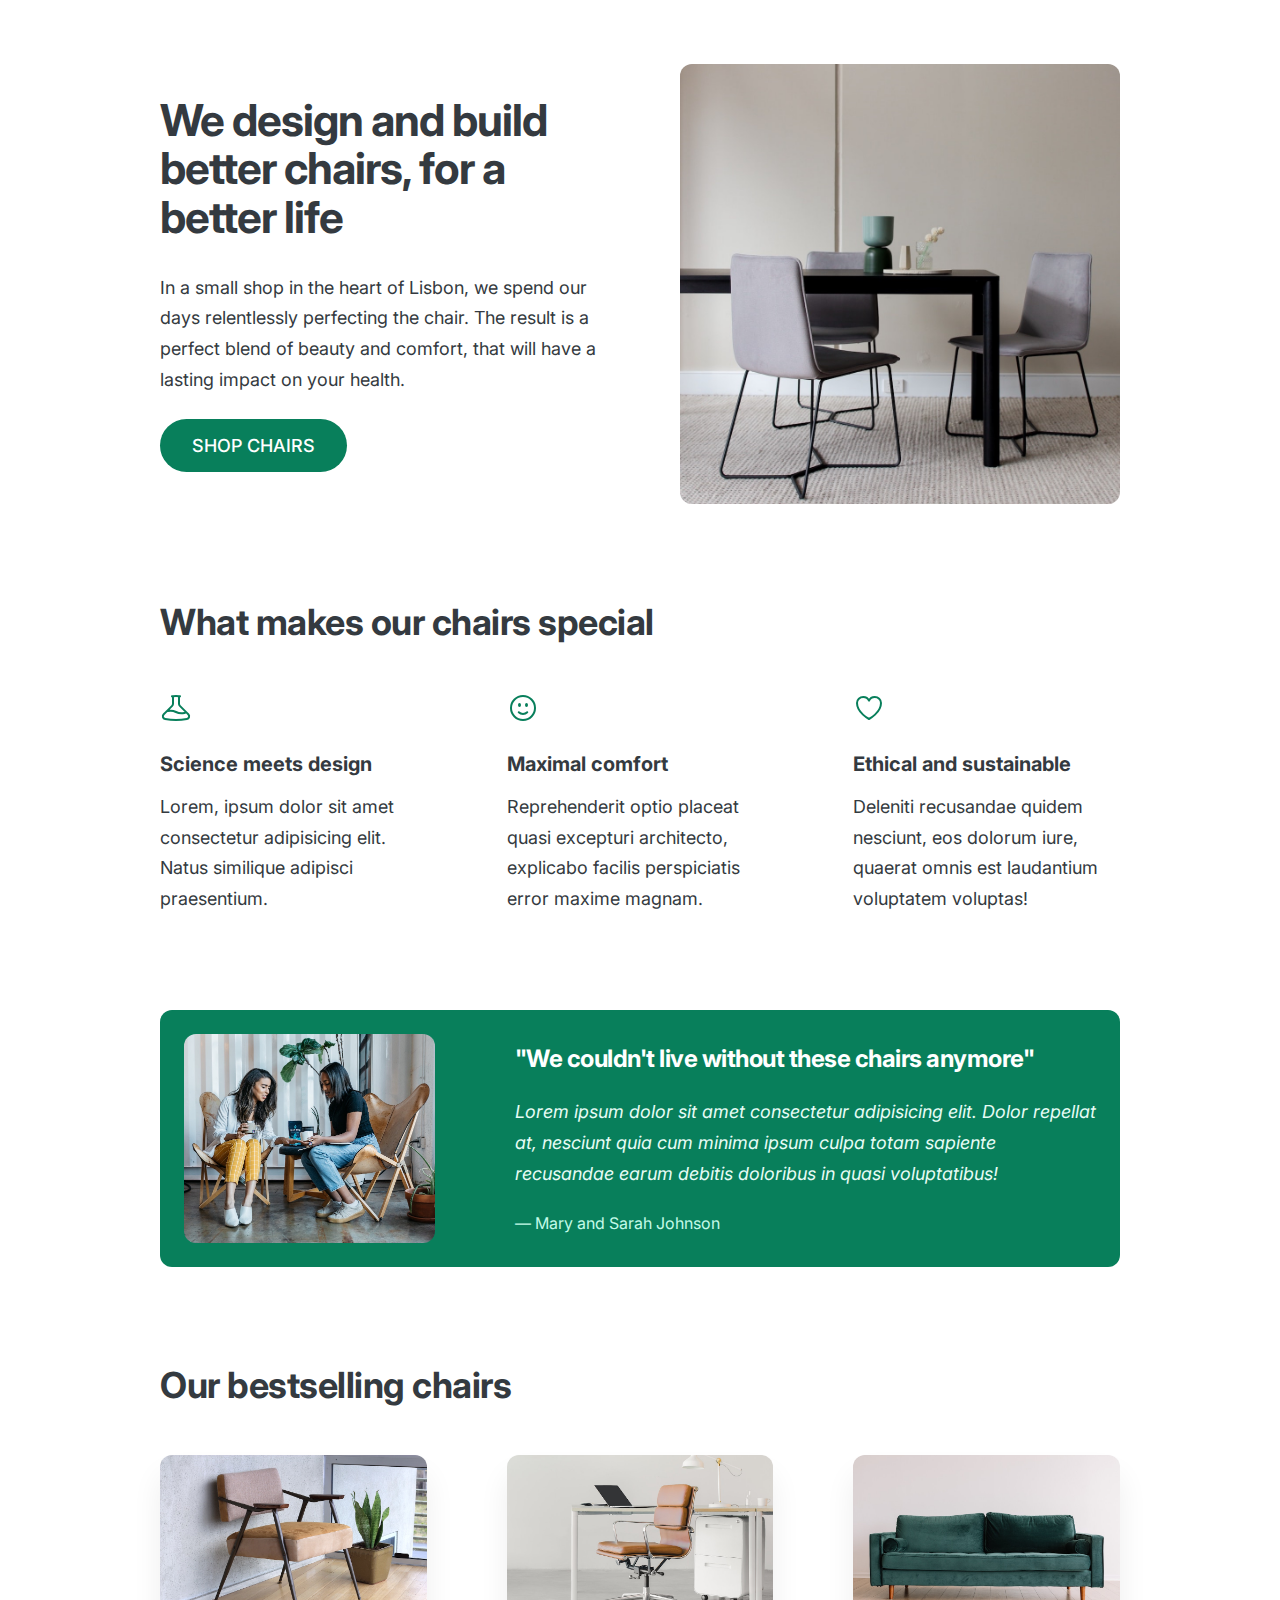
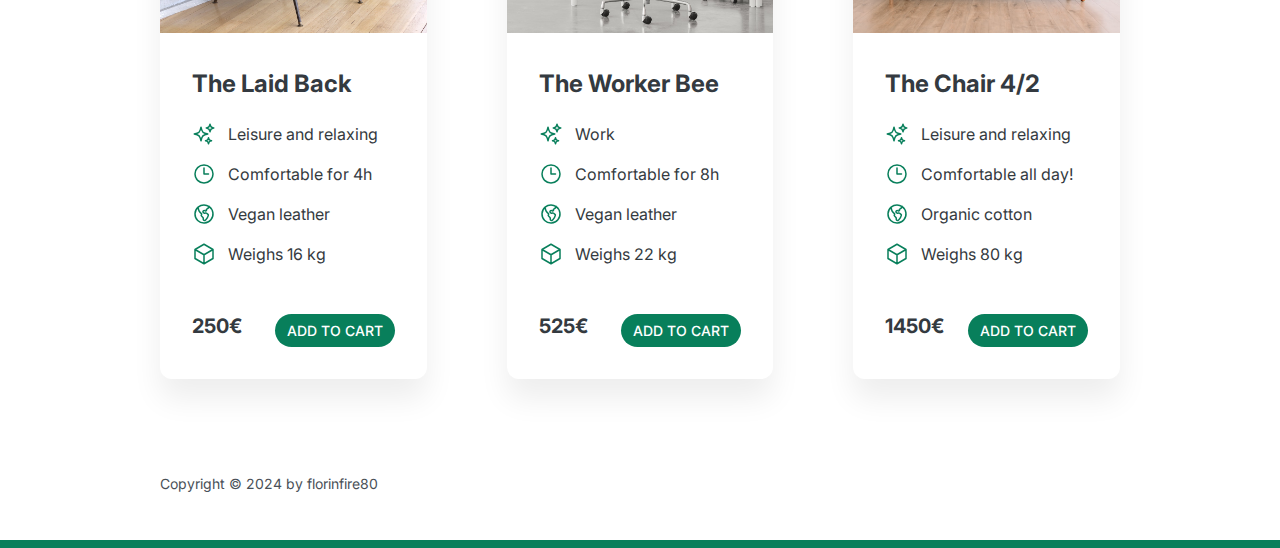
<file: index.html>
<!DOCTYPE html>
<html lang="en">
  <head>
    <meta charset="UTF-8" />
    <meta http-equiv="X-UA-Compatible" content="IE=edge" />
    <meta name="viewport" content="width=device-width, initial-scale=1.0" />

    <link rel="preconnect" href="https://fonts.googleapis.com" />
    <link rel="preconnect" href="https://fonts.gstatic.com" crossorigin />
    <link
      href="https://fonts.googleapis.com/css2?family=Inter:ital,opsz,wght@0,14..32,100..900;1,14..32,100..900&display=swap"
      rel="stylesheet"
    />

    <link rel="stylesheet" href="style.css" />
    <title>Lisbon Chair Shop</title>
  </head>
  <body>
    <div class="container">
      <header>
        <div class="header-text-box">
          <h1>We design and build better chairs, for a better life</h1>
          <p class="header-text">
            In a small shop in the heart of Lisbon, we spend our days
            relentlessly perfecting the chair. The result is a perfect blend of
            beauty and comfort, that will have a lasting impact on your health.
          </p>
          <a class="btn btn--big" href="#">Shop chairs</a>
        </div>
        <img src="hero.jpg" alt="Photo" />
      </header>

      <section>
        <h2>What makes our chairs special</h2>
        <div class="grid-3-cols">
          <div>
            <svg
              xmlns="http://www.w3.org/2000/svg"
              fill="none"
              viewBox="0 0 24 24"
              stroke-width="1.5"
              stroke="currentColor"
              class="features-icon"
            >
              <path
                stroke-linecap="round"
                stroke-linejoin="round"
                d="M9.75 3.104v5.714a2.25 2.25 0 0 1-.659 1.591L5 14.5M9.75 3.104c-.251.023-.501.05-.75.082m.75-.082a24.301 24.301 0 0 1 4.5 0m0 0v5.714c0 .597.237 1.17.659 1.591L19.8 15.3M14.25 3.104c.251.023.501.05.75.082M19.8 15.3l-1.57.393A9.065 9.065 0 0 1 12 15a9.065 9.065 0 0 0-6.23-.693L5 14.5m14.8.8 1.402 1.402c1.232 1.232.65 3.318-1.067 3.611A48.309 48.309 0 0 1 12 21c-2.773 0-5.491-.235-8.135-.687-1.718-.293-2.3-2.379-1.067-3.61L5 14.5"
              />
            </svg>

            <p class="features-title"><strong>Science meets design</strong></p>
            <p class="features-text">
              Lorem, ipsum dolor sit amet consectetur adipisicing elit. Natus
              similique adipisci praesentium.
            </p>
          </div>

          <div>
            <svg
              xmlns="http://www.w3.org/2000/svg"
              fill="none"
              viewBox="0 0 24 24"
              stroke-width="1.5"
              stroke="currentColor"
              class="features-icon"
            >
              <path
                stroke-linecap="round"
                stroke-linejoin="round"
                d="M15.182 15.182a4.5 4.5 0 0 1-6.364 0M21 12a9 9 0 1 1-18 0 9 9 0 0 1 18 0ZM9.75 9.75c0 .414-.168.75-.375.75S9 10.164 9 9.75 9.168 9 9.375 9s.375.336.375.75Zm-.375 0h.008v.015h-.008V9.75Zm5.625 0c0 .414-.168.75-.375.75s-.375-.336-.375-.75.168-.75.375-.75.375.336.375.75Zm-.375 0h.008v.015h-.008V9.75Z"
              />
            </svg>

            <p class="features-title">
              <strong>Maximal comfort</strong>
            </p>
            <p class="features-text">
              Reprehenderit optio placeat quasi excepturi architecto, explicabo
              facilis perspiciatis error maxime magnam.
            </p>
          </div>

          <div>
            <svg
              xmlns="http://www.w3.org/2000/svg"
              fill="none"
              viewBox="0 0 24 24"
              stroke-width="1.5"
              stroke="currentColor"
              class="features-icon"
            >
              <path
                stroke-linecap="round"
                stroke-linejoin="round"
                d="M21 8.25c0-2.485-2.099-4.5-4.688-4.5-1.935 0-3.597 1.126-4.312 2.733-.715-1.607-2.377-2.733-4.313-2.733C5.1 3.75 3 5.765 3 8.25c0 7.22 9 12 9 12s9-4.78 9-12Z"
              />
            </svg>

            <p class="features-title">
              <strong>Ethical and sustainable</strong>
            </p>
            <p class="features-text">
              Deleniti recusandae quidem nesciunt, eos dolorum iure, quaerat
              omnis est laudantium voluptatem voluptas!
            </p>
          </div>
        </div>
      </section>

      <section class="testimonial-section">
        <div class="grid-3-cols">
          <img src="customers.jpg" alt="People sitting on chairs" />
          <div class="testimonial-box">
            <h2>"We couldn't live without these chairs anymore"</h2>
            <blockquote class="testimonial-text">
              Lorem ipsum dolor sit amet consectetur adipisicing elit. Dolor
              repellat at, nesciunt quia cum minima ipsum culpa totam sapiente
              recusandae earum debitis doloribus in quasi voluptatibus!
            </blockquote>
            <p class="testimonial-author">&mdash; Mary and Sarah Johnson</p>
          </div>
        </div>
      </section>

      <section>
        <h2>Our bestselling chairs</h2>
        <div class="grid-3-cols">
          <figure class="chair">
            <img src="chair-1.jpg" alt="Chair" />
            <div class="chair-box">
              <h3>The Laid Back</h3>
              <ul class="chair-details">
                <li>
                  <svg
                    xmlns="http://www.w3.org/2000/svg"
                    fill="none"
                    viewBox="0 0 24 24"
                    stroke-width="1.5"
                    stroke="currentColor"
                    class="chair-icon"
                  >
                    <path
                      stroke-linecap="round"
                      stroke-linejoin="round"
                      d="M9.813 15.904 9 18.75l-.813-2.846a4.5 4.5 0 0 0-3.09-3.09L2.25 12l2.846-.813a4.5 4.5 0 0 0 3.09-3.09L9 5.25l.813 2.846a4.5 4.5 0 0 0 3.09 3.09L15.75 12l-2.846.813a4.5 4.5 0 0 0-3.09 3.09ZM18.259 8.715 18 9.75l-.259-1.035a3.375 3.375 0 0 0-2.455-2.456L14.25 6l1.036-.259a3.375 3.375 0 0 0 2.455-2.456L18 2.25l.259 1.035a3.375 3.375 0 0 0 2.456 2.456L21.75 6l-1.035.259a3.375 3.375 0 0 0-2.456 2.456ZM16.894 20.567 16.5 21.75l-.394-1.183a2.25 2.25 0 0 0-1.423-1.423L13.5 18.75l1.183-.394a2.25 2.25 0 0 0 1.423-1.423l.394-1.183.394 1.183a2.25 2.25 0 0 0 1.423 1.423l1.183.394-1.183.394a2.25 2.25 0 0 0-1.423 1.423Z"
                    />
                  </svg>

                  <!-- Span is a generic INLINE text element, it doesn't have any meaning. It's like a div element, but inline -->
                  <span>Leisure and relaxing</span>
                </li>
                <li>
                  <svg
                    xmlns="http://www.w3.org/2000/svg"
                    fill="none"
                    viewBox="0 0 24 24"
                    stroke-width="1.5"
                    stroke="currentColor"
                    class="chair-icon"
                  >
                    <path
                      stroke-linecap="round"
                      stroke-linejoin="round"
                      d="M12 6v6h4.5m4.5 0a9 9 0 1 1-18 0 9 9 0 0 1 18 0Z"
                    />
                  </svg>

                  <span>Comfortable for 4h</span>
                </li>
                <li>
                  <svg
                    xmlns="http://www.w3.org/2000/svg"
                    fill="none"
                    viewBox="0 0 24 24"
                    stroke-width="1.5"
                    stroke="currentColor"
                    class="chair-icon"
                  >
                    <path
                      stroke-linecap="round"
                      stroke-linejoin="round"
                      d="m6.115 5.19.319 1.913A6 6 0 0 0 8.11 10.36L9.75 12l-.387.775c-.217.433-.132.956.21 1.298l1.348 1.348c.21.21.329.497.329.795v1.089c0 .426.24.815.622 1.006l.153.076c.433.217.956.132 1.298-.21l.723-.723a8.7 8.7 0 0 0 2.288-4.042 1.087 1.087 0 0 0-.358-1.099l-1.33-1.108c-.251-.21-.582-.299-.905-.245l-1.17.195a1.125 1.125 0 0 1-.98-.314l-.295-.295a1.125 1.125 0 0 1 0-1.591l.13-.132a1.125 1.125 0 0 1 1.3-.21l.603.302a.809.809 0 0 0 1.086-1.086L14.25 7.5l1.256-.837a4.5 4.5 0 0 0 1.528-1.732l.146-.292M6.115 5.19A9 9 0 1 0 17.18 4.64M6.115 5.19A8.965 8.965 0 0 1 12 3c1.929 0 3.716.607 5.18 1.64"
                    />
                  </svg>

                  <span>Vegan leather</span>
                </li>
                <li>
                  <svg
                    xmlns="http://www.w3.org/2000/svg"
                    fill="none"
                    viewBox="0 0 24 24"
                    stroke-width="1.5"
                    stroke="currentColor"
                    class="chair-icon"
                  >
                    <path
                      stroke-linecap="round"
                      stroke-linejoin="round"
                      d="m21 7.5-9-5.25L3 7.5m18 0-9 5.25m9-5.25v9l-9 5.25M3 7.5l9 5.25M3 7.5v9l9 5.25m0-9v9"
                    />
                  </svg>

                  <span>Weighs 16 kg</span>
                </li>
              </ul>
              <div class="chair-price">
                <strong>250€</strong>
                <a href="#" class="btn btn--small">Add to cart</a>
              </div>
            </div>
          </figure>

          <figure class="chair">
            <img src="chair-2.jpg" alt="Chair" />
            <div class="chair-box">
              <h3>The Worker Bee</h3>
              <ul class="chair-details">
                <li>
                  <svg
                    xmlns="http://www.w3.org/2000/svg"
                    fill="none"
                    viewBox="0 0 24 24"
                    stroke-width="1.5"
                    stroke="currentColor"
                    class="chair-icon"
                  >
                    <path
                      stroke-linecap="round"
                      stroke-linejoin="round"
                      d="M9.813 15.904 9 18.75l-.813-2.846a4.5 4.5 0 0 0-3.09-3.09L2.25 12l2.846-.813a4.5 4.5 0 0 0 3.09-3.09L9 5.25l.813 2.846a4.5 4.5 0 0 0 3.09 3.09L15.75 12l-2.846.813a4.5 4.5 0 0 0-3.09 3.09ZM18.259 8.715 18 9.75l-.259-1.035a3.375 3.375 0 0 0-2.455-2.456L14.25 6l1.036-.259a3.375 3.375 0 0 0 2.455-2.456L18 2.25l.259 1.035a3.375 3.375 0 0 0 2.456 2.456L21.75 6l-1.035.259a3.375 3.375 0 0 0-2.456 2.456ZM16.894 20.567 16.5 21.75l-.394-1.183a2.25 2.25 0 0 0-1.423-1.423L13.5 18.75l1.183-.394a2.25 2.25 0 0 0 1.423-1.423l.394-1.183.394 1.183a2.25 2.25 0 0 0 1.423 1.423l1.183.394-1.183.394a2.25 2.25 0 0 0-1.423 1.423Z"
                    />
                  </svg>
                  <span>Work</span>
                </li>
                <li>
                  <svg
                    xmlns="http://www.w3.org/2000/svg"
                    fill="none"
                    viewBox="0 0 24 24"
                    stroke-width="1.5"
                    stroke="currentColor"
                    class="chair-icon"
                  >
                    <path
                      stroke-linecap="round"
                      stroke-linejoin="round"
                      d="M12 6v6h4.5m4.5 0a9 9 0 1 1-18 0 9 9 0 0 1 18 0Z"
                    />
                  </svg>
                  <span>Comfortable for 8h</span>
                </li>
                <li>
                  <svg
                    xmlns="http://www.w3.org/2000/svg"
                    fill="none"
                    viewBox="0 0 24 24"
                    stroke-width="1.5"
                    stroke="currentColor"
                    class="chair-icon"
                  >
                    <path
                      stroke-linecap="round"
                      stroke-linejoin="round"
                      d="m6.115 5.19.319 1.913A6 6 0 0 0 8.11 10.36L9.75 12l-.387.775c-.217.433-.132.956.21 1.298l1.348 1.348c.21.21.329.497.329.795v1.089c0 .426.24.815.622 1.006l.153.076c.433.217.956.132 1.298-.21l.723-.723a8.7 8.7 0 0 0 2.288-4.042 1.087 1.087 0 0 0-.358-1.099l-1.33-1.108c-.251-.21-.582-.299-.905-.245l-1.17.195a1.125 1.125 0 0 1-.98-.314l-.295-.295a1.125 1.125 0 0 1 0-1.591l.13-.132a1.125 1.125 0 0 1 1.3-.21l.603.302a.809.809 0 0 0 1.086-1.086L14.25 7.5l1.256-.837a4.5 4.5 0 0 0 1.528-1.732l.146-.292M6.115 5.19A9 9 0 1 0 17.18 4.64M6.115 5.19A8.965 8.965 0 0 1 12 3c1.929 0 3.716.607 5.18 1.64"
                    />
                  </svg>
                  <span>Vegan leather</span>
                </li>
                <li>
                  <svg
                    xmlns="http://www.w3.org/2000/svg"
                    fill="none"
                    viewBox="0 0 24 24"
                    stroke-width="1.5"
                    stroke="currentColor"
                    class="chair-icon"
                  >
                    <path
                      stroke-linecap="round"
                      stroke-linejoin="round"
                      d="m21 7.5-9-5.25L3 7.5m18 0-9 5.25m9-5.25v9l-9 5.25M3 7.5l9 5.25M3 7.5v9l9 5.25m0-9v9"
                    />
                  </svg>
                  <span>Weighs 22 kg</span>
                </li>
              </ul>
              <div class="chair-price">
                <strong>525€</strong>
                <a href="#" class="btn btn--small">Add to cart</a>
              </div>
            </div>
          </figure>

          <figure class="chair">
            <img src="chair-3.jpg" alt="Chair" />
            <div class="chair-box">
              <h3>The Chair 4/2</h3>
              <ul class="chair-details">
                <li>
                  <svg
                    xmlns="http://www.w3.org/2000/svg"
                    fill="none"
                    viewBox="0 0 24 24"
                    stroke-width="1.5"
                    stroke="currentColor"
                    class="chair-icon"
                  >
                    <path
                      stroke-linecap="round"
                      stroke-linejoin="round"
                      d="M9.813 15.904 9 18.75l-.813-2.846a4.5 4.5 0 0 0-3.09-3.09L2.25 12l2.846-.813a4.5 4.5 0 0 0 3.09-3.09L9 5.25l.813 2.846a4.5 4.5 0 0 0 3.09 3.09L15.75 12l-2.846.813a4.5 4.5 0 0 0-3.09 3.09ZM18.259 8.715 18 9.75l-.259-1.035a3.375 3.375 0 0 0-2.455-2.456L14.25 6l1.036-.259a3.375 3.375 0 0 0 2.455-2.456L18 2.25l.259 1.035a3.375 3.375 0 0 0 2.456 2.456L21.75 6l-1.035.259a3.375 3.375 0 0 0-2.456 2.456ZM16.894 20.567 16.5 21.75l-.394-1.183a2.25 2.25 0 0 0-1.423-1.423L13.5 18.75l1.183-.394a2.25 2.25 0 0 0 1.423-1.423l.394-1.183.394 1.183a2.25 2.25 0 0 0 1.423 1.423l1.183.394-1.183.394a2.25 2.25 0 0 0-1.423 1.423Z"
                    />
                  </svg>
                  <span>Leisure and relaxing</span>
                </li>
                <li>
                  <svg
                    xmlns="http://www.w3.org/2000/svg"
                    fill="none"
                    viewBox="0 0 24 24"
                    stroke-width="1.5"
                    stroke="currentColor"
                    class="chair-icon"
                  >
                    <path
                      stroke-linecap="round"
                      stroke-linejoin="round"
                      d="M12 6v6h4.5m4.5 0a9 9 0 1 1-18 0 9 9 0 0 1 18 0Z"
                    />
                  </svg>
                  <span>Comfortable all day!</span>
                </li>
                <li>
                  <svg
                    xmlns="http://www.w3.org/2000/svg"
                    fill="none"
                    viewBox="0 0 24 24"
                    stroke-width="1.5"
                    stroke="currentColor"
                    class="chair-icon"
                  >
                    <path
                      stroke-linecap="round"
                      stroke-linejoin="round"
                      d="m6.115 5.19.319 1.913A6 6 0 0 0 8.11 10.36L9.75 12l-.387.775c-.217.433-.132.956.21 1.298l1.348 1.348c.21.21.329.497.329.795v1.089c0 .426.24.815.622 1.006l.153.076c.433.217.956.132 1.298-.21l.723-.723a8.7 8.7 0 0 0 2.288-4.042 1.087 1.087 0 0 0-.358-1.099l-1.33-1.108c-.251-.21-.582-.299-.905-.245l-1.17.195a1.125 1.125 0 0 1-.98-.314l-.295-.295a1.125 1.125 0 0 1 0-1.591l.13-.132a1.125 1.125 0 0 1 1.3-.21l.603.302a.809.809 0 0 0 1.086-1.086L14.25 7.5l1.256-.837a4.5 4.5 0 0 0 1.528-1.732l.146-.292M6.115 5.19A9 9 0 1 0 17.18 4.64M6.115 5.19A8.965 8.965 0 0 1 12 3c1.929 0 3.716.607 5.18 1.64"
                    />
                  </svg>
                  <span>Organic cotton</span>
                </li>
                <li>
                  <svg
                    xmlns="http://www.w3.org/2000/svg"
                    fill="none"
                    viewBox="0 0 24 24"
                    stroke-width="1.5"
                    stroke="currentColor"
                    class="chair-icon"
                  >
                    <path
                      stroke-linecap="round"
                      stroke-linejoin="round"
                      d="m21 7.5-9-5.25L3 7.5m18 0-9 5.25m9-5.25v9l-9 5.25M3 7.5l9 5.25M3 7.5v9l9 5.25m0-9v9"
                    />
                  </svg>
                  <span>Weighs 80 kg</span>
                </li>
              </ul>
              <div class="chair-price">
                <strong>1450€</strong>
                <a href="#" class="btn btn--small">Add to cart</a>
              </div>
            </div>
          </figure>
        </div>
      </section>

      <footer>Copyright &copy; 2024 by florinfire80</footer>
    </div>
  </body>
</html>
</file>
<file: style.css>
/*
SPACING SYSTEM (px)
2 / 4 / 8 / 12 / 16 / 24 / 32 / 48 / 64 / 80 / 96 / 128

FONT SIZE SYSTEM (px)
10 / 12 / 14 / 16 / 18 / 20 / 24 / 30 / 36 / 44 / 52 / 62 / 74 / 86 / 98
*/

/*
MAIN COLOR: #087f5b
GREY COLOR: #343a40
*/

* {
  margin: 0;
  padding: 0;
  box-sizing: border-box;
}

/* ------------------------ */
/* GENERAL STYLES */
/* ------------------------ */
body {
  font-family: "Inter", sans-serif;
  color: #343a40;
  border-bottom: 8px solid #087f5b;
}

.container {
  width: 960px;
  margin: 0 auto;
}

header,
section {
  margin-bottom: 96px;
}

h2 {
  margin-bottom: 48px;
  font-size: 36px;
  letter-spacing: -0.5px;
  /*24 / 30 / 36*/
}

.grid-3-cols {
  display: grid;
  grid-template-columns: repeat(3, 1fr);
  column-gap: 80px;
}

.btn:link,
.btn:visited {
  background-color: #087f5b;
  color: #fff;
  text-decoration: none;
  text-transform: uppercase;
  font-weight: 500;
  display: inline-block;
  border-radius: 100px; /*pentru a rotunji foarte tare tb ca valoarea border-radius sa fie mai mare decat inaltimea elementului*/
}

.btn:hover,
.btn:active {
  background-color: #099268;
}

.btn--big {
  font-size: 18px;
  padding: 16px 32px;
}
.btn--small {
  font-size: 14px;
  padding: 8px 12px;
}

img {
  border-radius: 12px;
}

/* ------------------------ */
/* COMPONENT STYLES */
/* ------------------------ */

/* HEADER */
header {
  display: grid;
  grid-template-columns: repeat(2, 1fr);
  column-gap: 80px;
  margin-top: 64px;
}

.header-text-box {
  align-self: center;
}

h1 {
  margin-bottom: 32px;
  font-size: 44px;
  line-height: 1.1;
  letter-spacing: -1px;
  /*44 / 52 / 62*/

  /* text-shadow: 0 20px 3px rgba(0, 0, 0, 0.2); */
}

.header-text {
  margin-bottom: 24px;
  font-size: 18px;
  line-height: 1.7;
}

img {
  width: 100%;
}

/* FEATURES */
.features-icon {
  stroke: #087f5b;
  width: 32px;
  height: 32px;
  margin-bottom: 24px;
}

.features-title {
  margin-bottom: 16px;
  font-size: 20px;
}

.features-text {
  font-size: 18px;
  line-height: 1.7;
}

/* TESTIMONIAL */
.testimonial-section {
  background-color: #087f5b;
  color: #fff;
  padding: 24px;
  border-radius: 12px;
}

.testimonial-box {
  grid-column: 2 / -1;
  align-self: center;
}

.testimonial-box h2 {
  margin-bottom: 24px;
  font-size: 24px;
}

.testimonial-text {
  font-style: italic;
  margin-bottom: 24px;
  font-size: 18px;
  line-height: 1.7;
  color: #e6fcf5;
}

.testimonial-author {
  color: #c3fae8;
}

/* CHAIRS */
.chair {
  box-shadow: 0 20px 30px 0 rgba(0, 0, 0, 0.07);
  border-radius: 12px;
}

.chair img {
  border-bottom-left-radius: 0;
  border-bottom-right-radius: 0;
}

.chair-box {
  padding: 32px;
}

h3 {
  margin-bottom: 24px;
  font-size: 24px;
}

.chair-details {
  list-style: none;
  margin-bottom: 48px;
}

.chair-details li {
  display: flex;
  align-items: center;
  gap: 12px;
  margin-bottom: 16px;
}

.chair-details li:last-child {
  margin-bottom: 0;
}

.chair-icon {
  stroke: #087f5b;
  width: 24px;
  height: 24pz;
}

.chair-price {
  display: flex;
  justify-content: space-between;
  font-size: 20px;
}

footer {
  margin-bottom: 48px;
  font-size: 14px;
  color: #495057;
}
</file>
